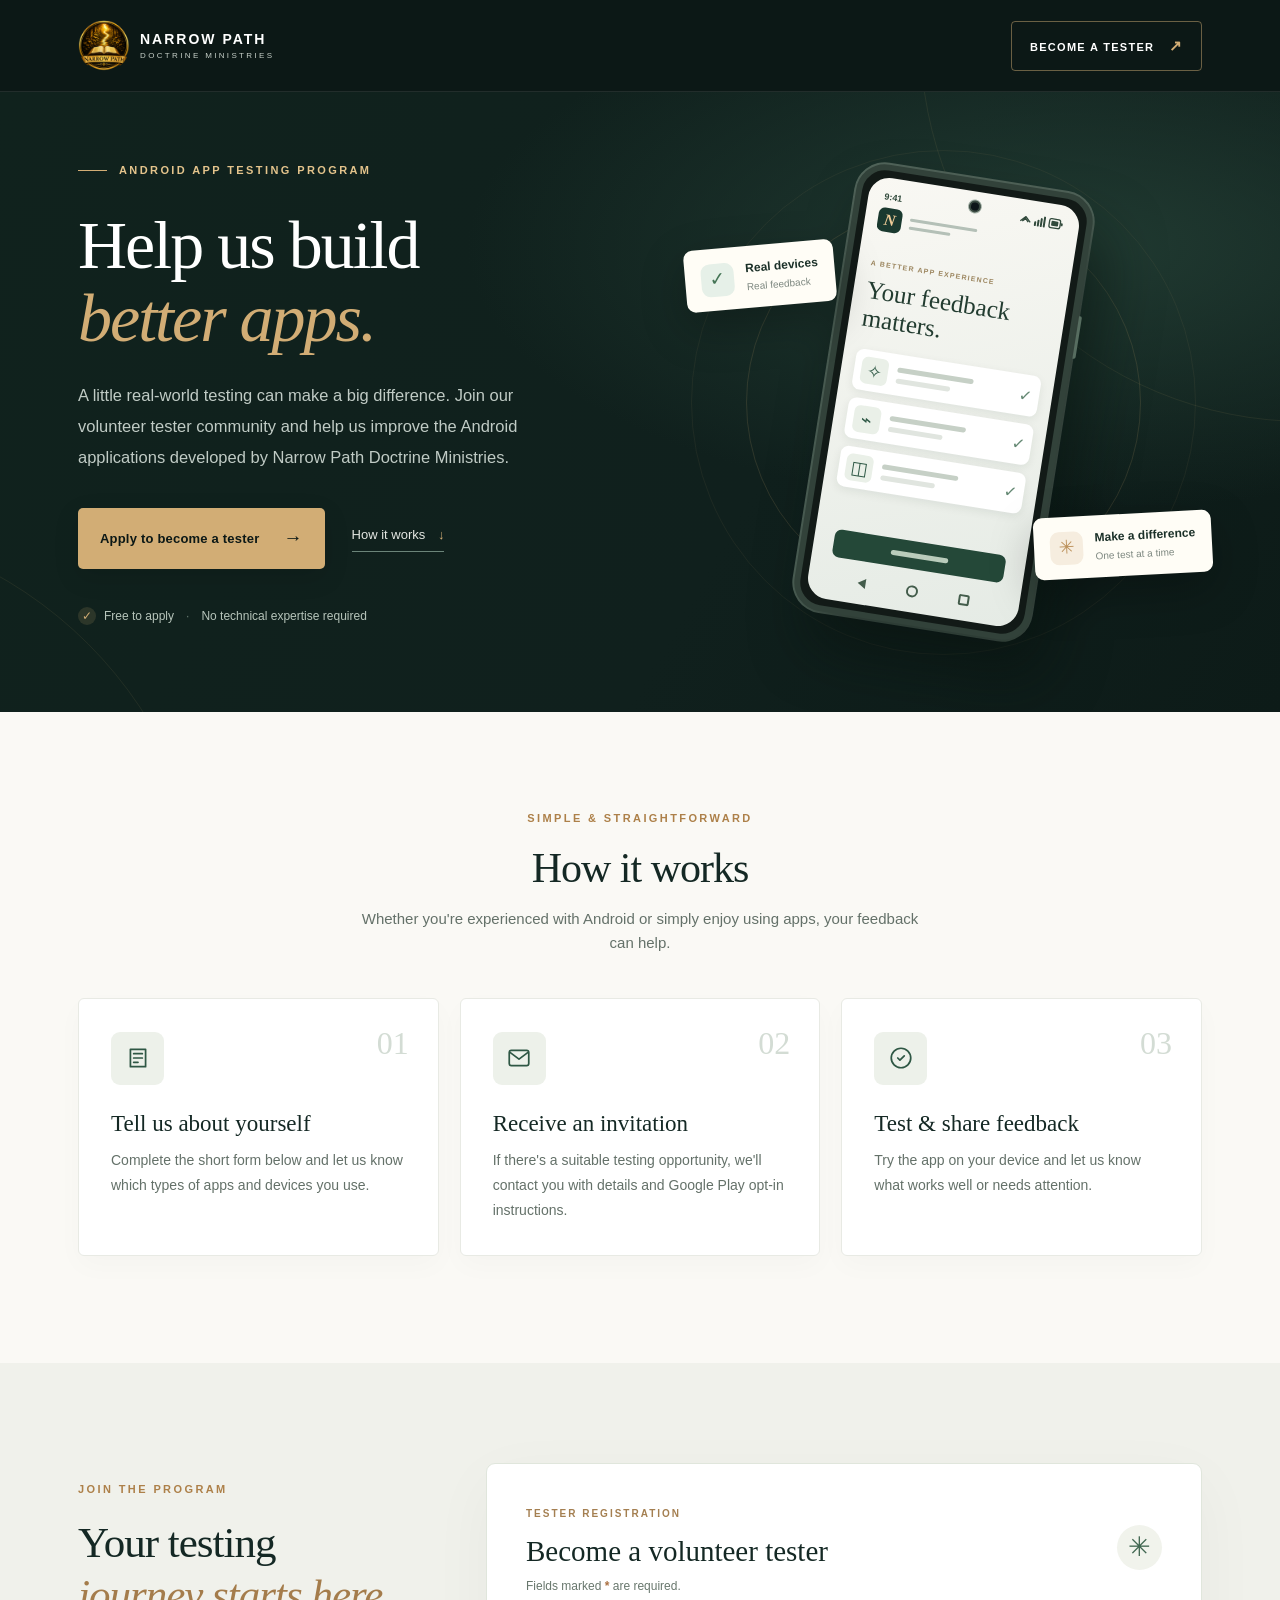
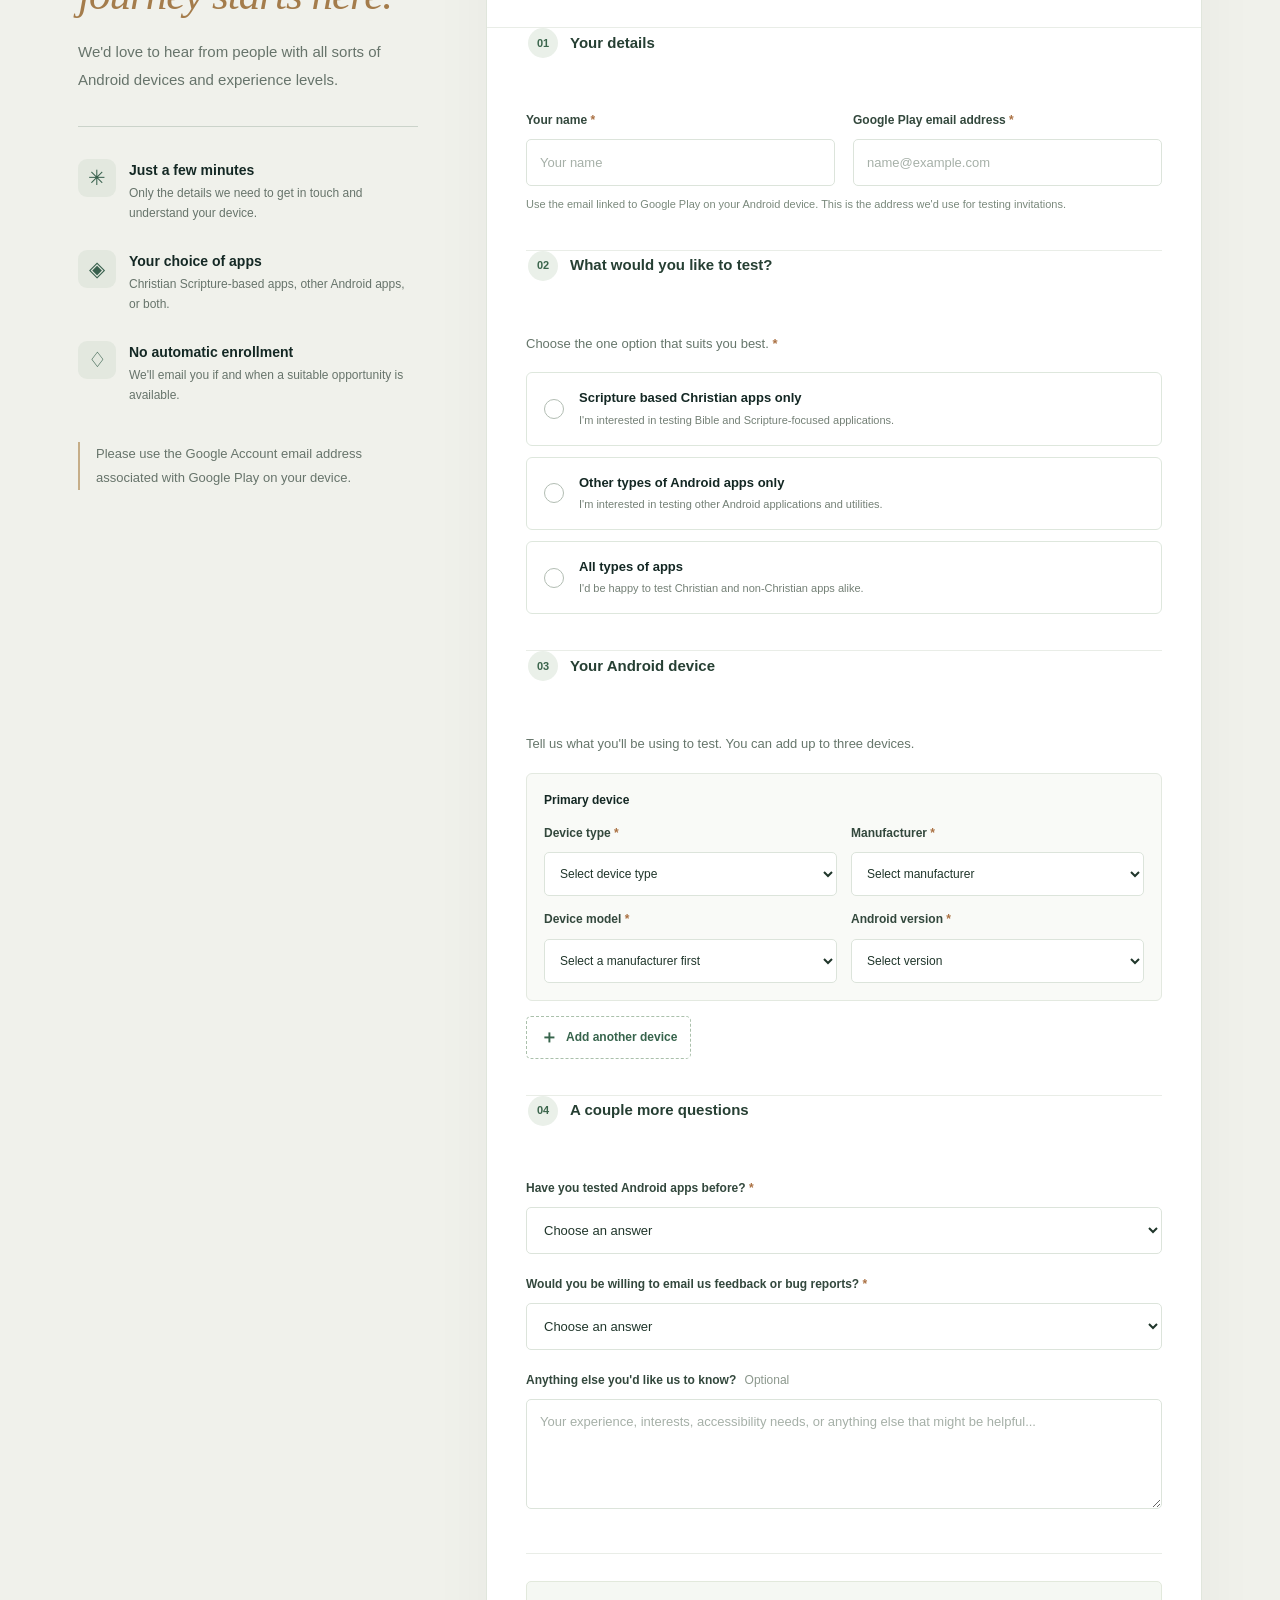
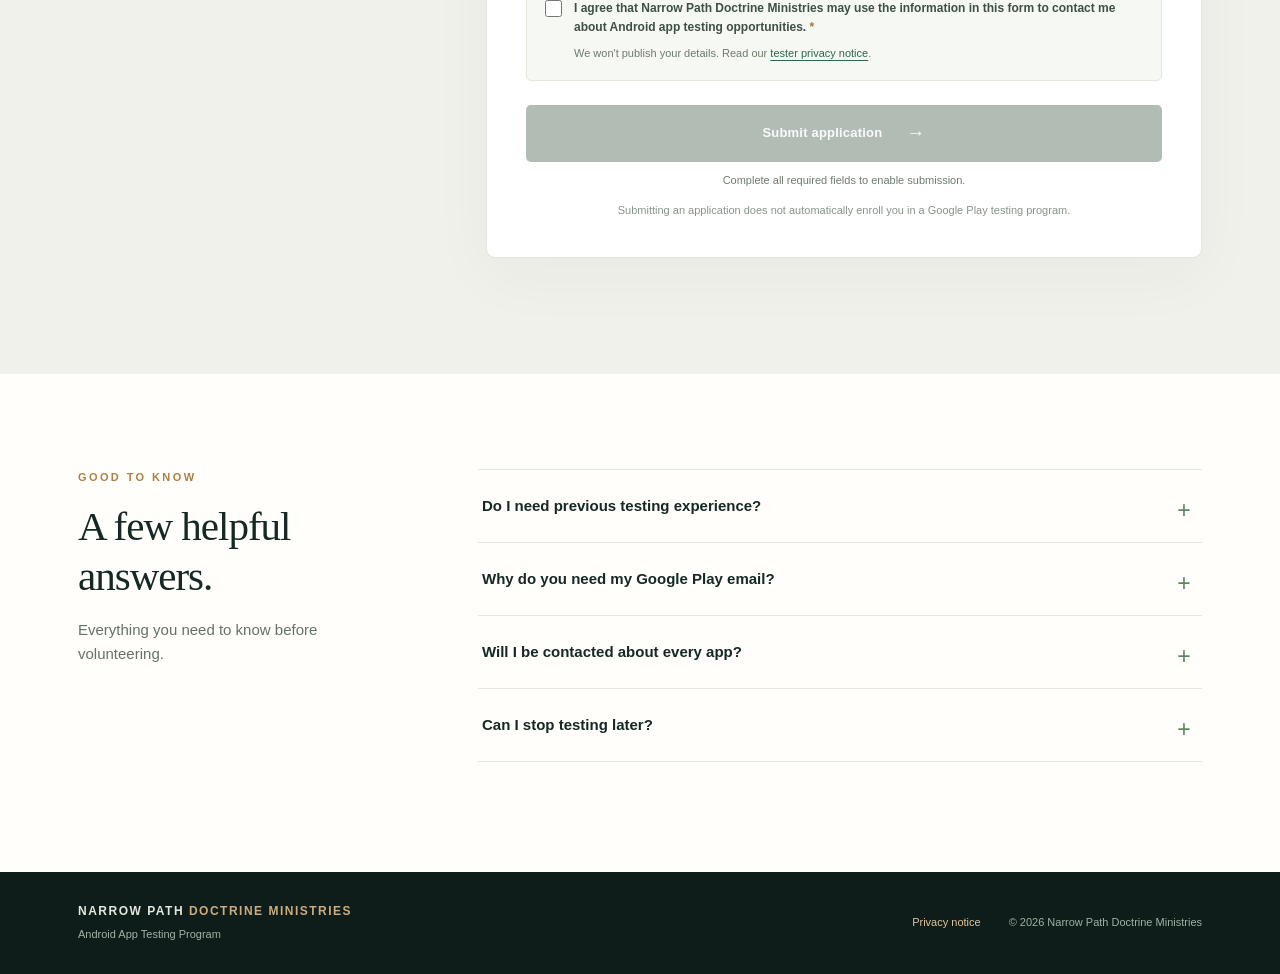
<file: index.html>
<!doctype html>
<html lang="en-US">
<head>
  <meta charset="utf-8">
  <meta name="viewport" content="width=device-width, initial-scale=1">
  <meta name="theme-color" content="#10201d">
  <meta name="description" content="Register your interest in testing Android applications developed by Narrow Path Doctrine Ministries.">
  <title>Become an App Tester | Narrow Path Doctrine Ministries</title>
  <link rel="stylesheet" href="styles.css?v=android-phone-1">
  <script src="config.js?v=20261014-forms1" defer></script>
  <script src="app.js?v=american-english-1" defer></script>
</head>
<body>
  <a class="skip-link" href="#main">Skip to main content</a>
  <header class="site-header">
    <div class="container nav-inner">
      <a href="index.html" class="brand" aria-label="Narrow Path Doctrine Ministries — home">
        <span class="brand-mark" aria-hidden="true"><img src="[data-uri]" alt=""></span><span class="brand-name"><strong>NARROW PATH</strong><small>DOCTRINE MINISTRIES</small></span>
      </a>
      <a class="header-cta" href="#apply">Become a tester <span aria-hidden="true">↗</span></a>
    </div>
  </header>

  <main id="main">
    <section class="hero">
      <div class="hero-decor decor-one" aria-hidden="true"></div>
      <div class="hero-decor decor-two" aria-hidden="true"></div>
      <div class="container hero-grid">
        <div class="hero-copy">
          <div class="eyebrow"><span class="eyebrow-line"></span> ANDROID APP TESTING PROGRAM</div>
          <h1>Help us build<br><em>better apps.</em></h1>
          <p class="hero-intro">A little real-world testing can make a big difference. Join our volunteer tester community and help us improve the Android applications developed by Narrow Path Doctrine Ministries.</p>
          <div class="hero-actions">
            <a class="button button-gold" href="#apply">Apply to become a tester <span aria-hidden="true">→</span></a>
            <a class="hero-secondary" href="#how-it-works">How it works <span aria-hidden="true">↓</span></a>
          </div>
          <div class="hero-footnote"><span class="check-circle" aria-hidden="true">✓</span> Free to apply <span class="dot">·</span> No technical expertise required</div>
        </div>
        <div class="hero-art" aria-hidden="true">
          <div class="art-ring art-ring-one"></div><div class="art-ring art-ring-two"></div>
          <div class="float-note note-top"><span class="note-icon">✓</span><span><b>Real devices</b><small>Real feedback</small></span></div>
          <div class="phone android-phone">
            <div class="android-camera"></div>
            <div class="phone-screen">
              <div class="android-status-bar">
                <span class="android-time">9:41</span>
                <span class="android-status-icons">
                  <svg viewBox="0 0 45 14" width="45" height="14" fill="none" aria-hidden="true">
                    <path d="M2 10 7 5l5 5M4 10l3-3 3 3" stroke="currentColor" stroke-width="1.3" stroke-linejoin="round"/>
                    <path d="M17 12V9m3 3V7m3 5V5m3 7V3" stroke="currentColor" stroke-width="2" stroke-linecap="round"/>
                    <rect x="31" y="3" width="11" height="9" rx="2" stroke="currentColor" stroke-width="1.3"/>
                    <rect x="42.5" y="6" width="2" height="3" rx=".6" fill="currentColor"/>
                    <rect x="33" y="5" width="7" height="5" rx="1" fill="currentColor"/>
                  </svg>
                </span>
              </div>
              <div class="screen-top"><span class="screen-mini-logo">N</span><span class="screen-top-lines"><i></i><i></i></span></div>
              <div class="screen-greeting">A BETTER APP EXPERIENCE</div>
              <div class="screen-heading">Your feedback<br>matters.</div>
              <div class="screen-feature"><div class="screen-feature-icon">✧</div><div><i></i><i></i></div><span class="screen-check">✓</span></div>
              <div class="screen-feature"><div class="screen-feature-icon">⌁</div><div><i></i><i></i></div><span class="screen-check">✓</span></div>
              <div class="screen-feature"><div class="screen-feature-icon">◫</div><div><i></i><i></i></div><span class="screen-check">✓</span></div>
              <div class="screen-bar"><span></span></div>
              <div class="android-system-navigation" aria-hidden="true">
                <span class="android-nav-back"></span>
                <span class="android-nav-home"></span>
                <span class="android-nav-recent"></span>
              </div>
            </div>
          </div>
          <div class="float-note note-bottom"><span class="sparkle-icon">✳</span><span><b>Make a difference</b><small>One test at a time</small></span></div>
        </div>
      </div>
    </section>

    <section class="intro-section" id="how-it-works">
      <div class="container">
        <div class="section-head section-head-centre">
          <span class="section-kicker">SIMPLE & STRAIGHTFORWARD</span>
          <h2>How it works</h2>
          <p>Whether you're experienced with Android or simply enjoy using apps, your feedback can help.</p>
        </div>
        <div class="step-grid">
          <article class="step-card"><div class="step-number">01</div><div class="step-icon" aria-hidden="true"><svg viewBox="0 0 24 24" fill="none" stroke="currentColor" stroke-width="1.6" stroke-linecap="round" stroke-linejoin="round"><path d="M5 4h14v16H5zM8 8h8M8 12h8M8 16h4"/></svg></div><h3>Tell us about yourself</h3><p>Complete the short form below and let us know which types of apps and devices you use.</p></article>
          <article class="step-card"><div class="step-number">02</div><div class="step-icon" aria-hidden="true"><svg viewBox="0 0 24 24" fill="none" stroke="currentColor" stroke-width="1.6" stroke-linecap="round" stroke-linejoin="round"><rect x="3" y="5" width="18" height="14" rx="2"/><path d="m4 7 8 6 8-6"/></svg></div><h3>Receive an invitation</h3><p>If there's a suitable testing opportunity, we'll contact you with details and Google Play opt-in instructions.</p></article>
          <article class="step-card"><div class="step-number">03</div><div class="step-icon" aria-hidden="true"><svg viewBox="0 0 24 24" fill="none" stroke="currentColor" stroke-width="1.6" stroke-linecap="round" stroke-linejoin="round"><path d="m9 12 2 2 4-4"/><circle cx="12" cy="12" r="9"/></svg></div><h3>Test & share feedback</h3><p>Try the app on your device and let us know what works well or needs attention.</p></article>
        </div>
      </div>
    </section>

    <section class="application-section" id="apply">
      <div class="container application-layout">
        <aside class="application-sidebar">
          <div class="section-kicker">JOIN THE PROGRAM</div>
          <h2>Your testing<br><em>journey starts here.</em></h2>
          <p>We'd love to hear from people with all sorts of Android devices and experience levels.</p>
          <div class="side-rule"></div>
          <div class="side-callout"><span class="side-callout-icon" aria-hidden="true">✳</span><div><strong>Just a few minutes</strong><span>Only the details we need to get in touch and understand your device.</span></div></div>
          <div class="side-callout"><span class="side-callout-icon" aria-hidden="true">◈</span><div><strong>Your choice of apps</strong><span>Christian Scripture-based apps, other Android apps, or both.</span></div></div>
          <div class="side-callout"><span class="side-callout-icon" aria-hidden="true">♢</span><div><strong>No automatic enrollment</strong><span>We'll email you if and when a suitable opportunity is available.</span></div></div>
          <p class="side-small">Please use the Google Account email address associated with Google Play on your device.</p>
        </aside>
        <div class="form-card">
          <div class="form-header"><div><span class="form-meta">TESTER REGISTRATION</span><h3>Become a volunteer tester</h3><p>Fields marked <span class="required-indicator">*</span> are required.</p></div><div class="form-mark" aria-hidden="true">✳</div></div>
          <div id="demo-notice" class="demo-notice" role="note" hidden><strong>Preview mode:</strong> This design is ready to review. Submissions will not be sent until the email form and privacy contact are configured.</div>
          <form id="tester-form" action="https://formspree.io/f/xyeknaww" method="POST">
            <input type="hidden" name="_subject" value="New Android App Tester Application — Narrow Path Doctrine Ministries">
            <fieldset class="form-section">
              <legend><span class="form-section-number">01</span> Your details</legend>
              <div class="field-grid"><div class="field"><label for="tester-name">Your name <span class="required-indicator">*</span></label><input id="tester-name" name="name" type="text" placeholder="Your name" autocomplete="name" maxlength="100" required></div><div class="field"><label for="tester-email">Google Play email address <span class="required-indicator">*</span></label><input id="tester-email" name="email" type="email" placeholder="name@example.com" autocomplete="email" maxlength="254" required></div></div>
              <p class="field-hint">Use the email linked to Google Play on your Android device. This is the address we'd use for testing invitations.</p>
            </fieldset>
            <fieldset class="form-section">
              <legend><span class="form-section-number">02</span> What would you like to test?</legend>
              <p class="field-intro">Choose the one option that suits you best. <span class="required-indicator">*</span></p>
              <div class="interest-options">
                <label class="interest-option"><input type="radio" name="app_interest" value="Scripture based Christian apps only" required><span class="radio-art" aria-hidden="true"></span><span class="option-text"><strong>Scripture based Christian apps only</strong><small>I'm interested in testing Bible and Scripture-focused applications.</small></span></label>
                <label class="interest-option"><input type="radio" name="app_interest" value="Other types of Android apps only"><span class="radio-art" aria-hidden="true"></span><span class="option-text"><strong>Other types of Android apps only</strong><small>I'm interested in testing other Android applications and utilities.</small></span></label>
                <label class="interest-option"><input type="radio" name="app_interest" value="All types of apps"><span class="radio-art" aria-hidden="true"></span><span class="option-text"><strong>All types of apps</strong><small>I'd be happy to test Christian and non-Christian apps alike.</small></span></label>
              </div>
            </fieldset>
            <fieldset class="form-section">
              <legend><span class="form-section-number">03</span> Your Android device</legend>
              <p class="field-intro">Tell us what you'll be using to test. You can add up to three devices.</p>
              <div id="devices" class="devices"></div>
              <button type="button" class="add-device" id="add-device"><span aria-hidden="true">＋</span> Add another device</button>
            </fieldset>
            <fieldset class="form-section">
              <legend><span class="form-section-number">04</span> A couple more questions</legend>
              <div class="field"><label for="testing-experience">Have you tested Android apps before? <span class="required-indicator">*</span></label><select id="testing-experience" name="testing_experience" required><option value="" selected disabled>Choose an answer</option><option>I'm completely new to app testing</option><option>I've tested an app once or twice</option><option>I've tested several apps before</option><option>I test apps regularly</option></select></div>
              <div class="field field-spaced"><label for="feedback">Would you be willing to email us feedback or bug reports? <span class="required-indicator">*</span></label><select id="feedback" name="willing_to_send_feedback" required><option value="" selected disabled>Choose an answer</option><option>Yes</option><option>Maybe, depending on the app</option><option>No</option></select></div>
              <div class="field field-spaced"><label for="comments">Anything else you'd like us to know? <span class="optional">Optional</span></label><textarea id="comments" name="comments" rows="4" maxlength="1500" placeholder="Your experience, interests, accessibility needs, or anything else that might be helpful..."></textarea></div>
            </fieldset>
            <div class="privacy-accept"><label class="consent-row"><input type="checkbox" name="contact_consent" value="I agree" required><span>I agree that Narrow Path Doctrine Ministries may use the information in this form to contact me about Android app testing opportunities. <span class="required-indicator">*</span></span></label><p>We won't publish your details. Read our <a href="privacy.html">tester privacy notice</a>.</p></div>
            <div id="form-feedback" class="form-feedback" role="status" aria-live="polite" tabindex="-1"></div>
            <button class="button submit-button" type="submit" id="submit-button" disabled>Submit application <span aria-hidden="true">→</span></button>
            <p id="submit-ready-note" class="submit-ready-note" aria-live="polite">Complete all required fields to enable submission.</p>
            <p class="submission-note">Submitting an application does not automatically enroll you in a Google Play testing program.</p>
          </form>
        </div>
      </div>
    </section>

    <section class="faq-section">
      <div class="container faq-layout"><div><div class="section-kicker">GOOD TO KNOW</div><h2>A few helpful<br>answers.</h2><p>Everything you need to know before volunteering.</p></div><div class="faq-list">
        <details><summary>Do I need previous testing experience?<span aria-hidden="true">+</span></summary><p>No. People who use Android apps every day can spot issues that developers may miss. All experience levels are welcome.</p></details>
        <details><summary>Why do you need my Google Play email?<span aria-hidden="true">+</span></summary><p>For Google Play testing tracks, we may need the Google Account associated with your device to include you on a tester list. Your application alone doesn't add you to any testing track.</p></details>
        <details><summary>Will I be contacted about every app?<span aria-hidden="true">+</span></summary><p>Not necessarily. We'll consider your app-type preference and devices when contacting people about relevant tests.</p></details>
        <details><summary>Can I stop testing later?<span aria-hidden="true">+</span></summary><p>Yes. Testing is voluntary. You can decline invitations, leave a Google Play test, or ask to be removed from the invitation list.</p></details>
      </div></div>
    </section>
  </main>
  <footer class="site-footer"><div class="container footer-inner"><div class="footer-brand">NARROW PATH <span>DOCTRINE MINISTRIES</span><small>Android App Testing Program</small></div><div class="footer-right"><a href="privacy.html">Privacy notice</a><span>© <span id="year"></span> Narrow Path Doctrine Ministries</span></div></div></footer>
</body>
</html>
</file>
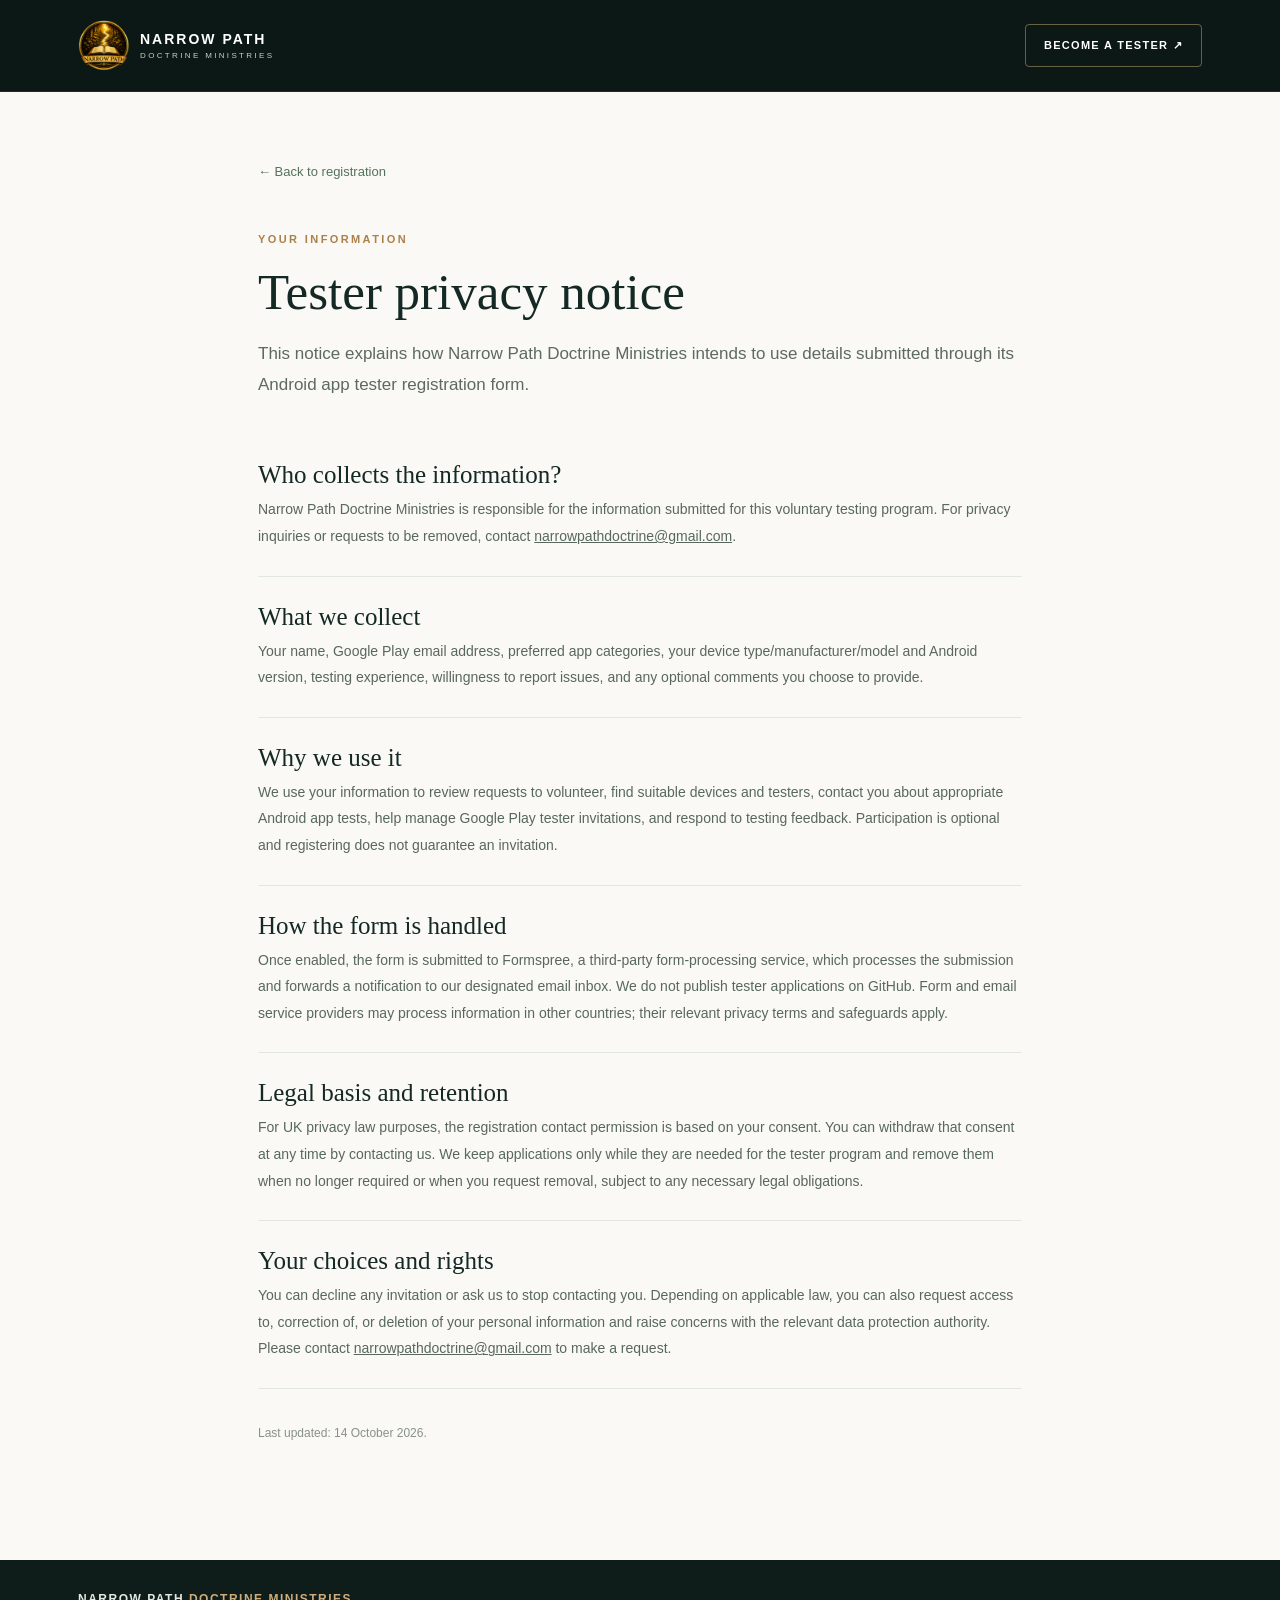
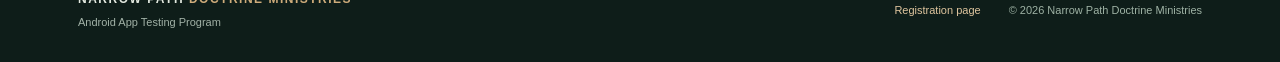
<file: privacy.html>
<!doctype html>
<html lang="en-US">
<head><meta charset="utf-8"><meta name="viewport" content="width=device-width, initial-scale=1"><meta name="theme-color" content="#10201d"><title>Tester Privacy Notice | Narrow Path Doctrine Ministries</title><link rel="stylesheet" href="styles.css?v=header-logo-2"><script src="config.js" defer></script><script src="app.js?v=american-english-1" defer></script></head>
<body class="privacy-page"><a class="skip-link" href="#main">Skip to main content</a><header class="site-header"><div class="container nav-inner"><a href="index.html" class="brand"><span class="brand-mark" aria-hidden="true"><img src="[data-uri]" alt=""></span><span class="brand-name"><strong>NARROW PATH</strong><small>DOCTRINE MINISTRIES</small></span></a><a class="header-cta" href="index.html#apply">Become a tester ↗</a></div></header>
<main id="main" class="privacy-main"><div class="container privacy-container"><a class="back-link" href="index.html">← Back to registration</a><div class="section-kicker">YOUR INFORMATION</div><h1>Tester privacy notice</h1><p class="privacy-lede">This notice explains how Narrow Path Doctrine Ministries intends to use details submitted through its Android app tester registration form.</p>
<div class="privacy-warning" id="privacy-warning"><strong>Registration is not yet active:</strong> Please return to the registration page when submissions become available.</div>
<section><h2>Who collects the information?</h2><p>Narrow Path Doctrine Ministries is responsible for the information submitted for this voluntary testing program. For privacy inquiries or requests to be removed, contact <span class="privacy-email">[Contact email to be added before launch]</span>.</p></section>
<section><h2>What we collect</h2><p>Your name, Google Play email address, preferred app categories, your device type/manufacturer/model and Android version, testing experience, willingness to report issues, and any optional comments you choose to provide.</p></section>
<section><h2>Why we use it</h2><p>We use your information to review requests to volunteer, find suitable devices and testers, contact you about appropriate Android app tests, help manage Google Play tester invitations, and respond to testing feedback. Participation is optional and registering does not guarantee an invitation.</p></section>
<section><h2>How the form is handled</h2><p>Once enabled, the form is submitted to Formspree, a third-party form-processing service, which processes the submission and forwards a notification to our designated email inbox. We do not publish tester applications on GitHub. Form and email service providers may process information in other countries; their relevant privacy terms and safeguards apply.</p></section>
<section><h2>Legal basis and retention</h2><p>For UK privacy law purposes, the registration contact permission is based on your consent. You can withdraw that consent at any time by contacting us. We keep applications only while they are needed for the tester program and remove them when no longer required or when you request removal, subject to any necessary legal obligations.</p></section>
<section><h2>Your choices and rights</h2><p>You can decline any invitation or ask us to stop contacting you. Depending on applicable law, you can also request access to, correction of, or deletion of your personal information and raise concerns with the relevant data protection authority. Please contact <span class="privacy-email">[Contact email to be added before launch]</span> to make a request.</p></section>
<p class="privacy-bottom">Last updated: 14 October 2026.</p></div></main>
<footer class="site-footer"><div class="container footer-inner"><div class="footer-brand">NARROW PATH <span>DOCTRINE MINISTRIES</span><small>Android App Testing Program</small></div><div class="footer-right"><a href="index.html">Registration page</a><span>© <span id="year"></span> Narrow Path Doctrine Ministries</span></div></div></footer></body></html>
</file>
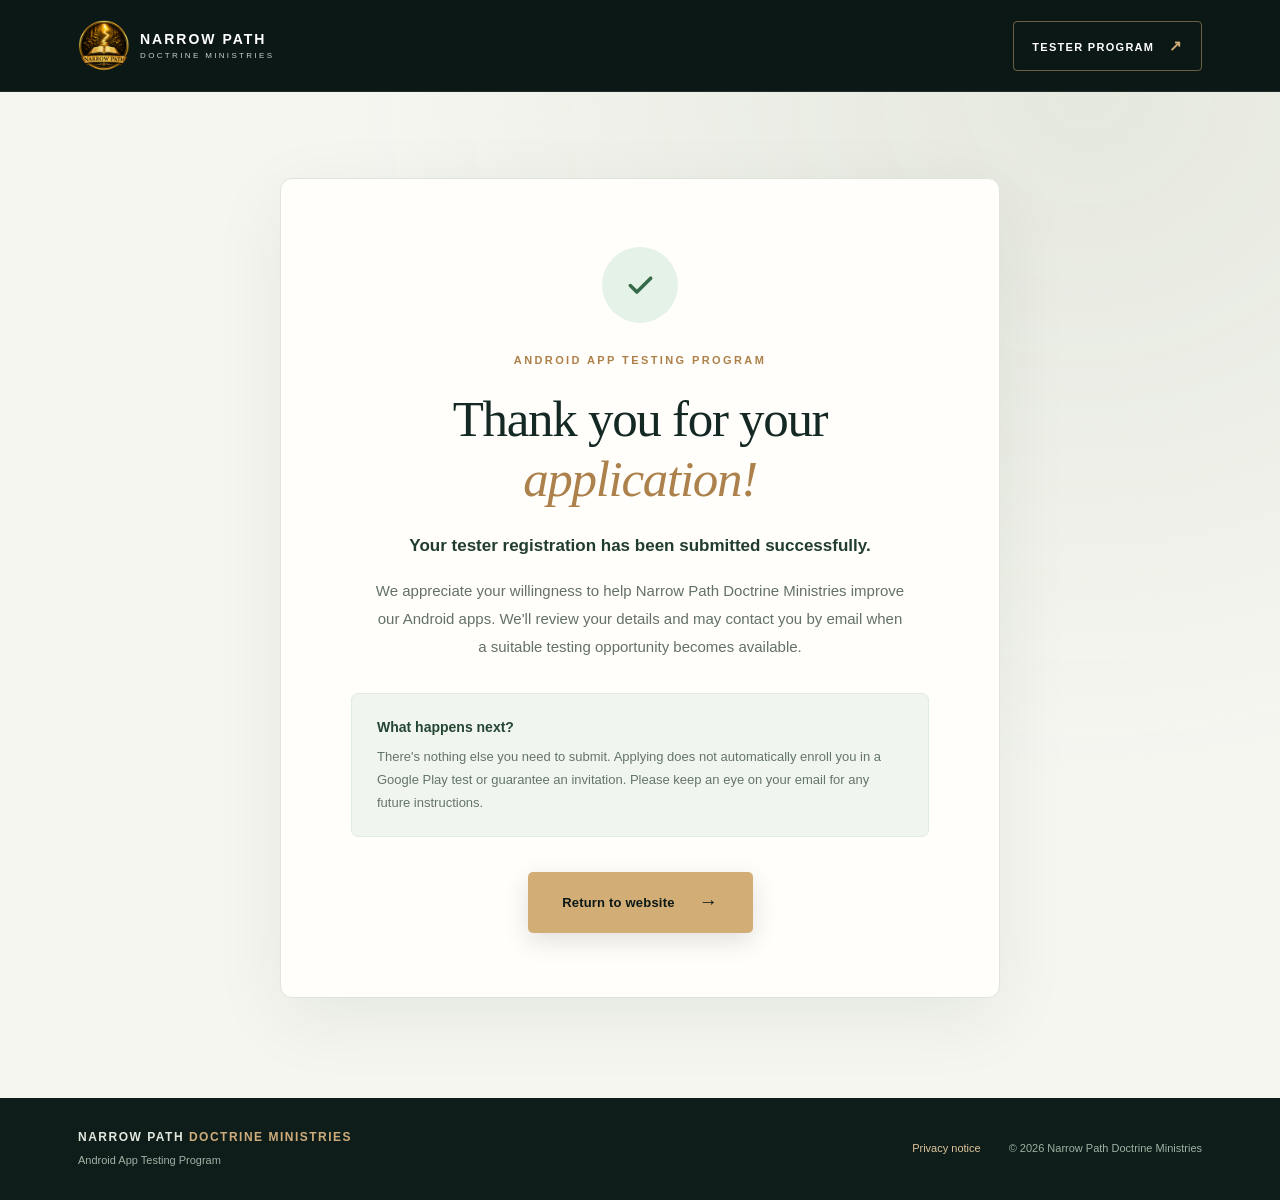
<file: thank-you.html>
<!doctype html>
<html lang="en-US">
<head>
  <meta charset="utf-8">
  <meta name="viewport" content="width=device-width, initial-scale=1">
  <meta name="theme-color" content="#10201d">
  <meta name="description" content="Thank you for volunteering to test Android apps for Narrow Path Doctrine Ministries.">
  <title>Application Received | Narrow Path Doctrine Ministries</title>
  <link rel="stylesheet" href="styles.css?v=thank-you-1">
</head>
<body class="thanks-page">
  <a class="skip-link" href="#main">Skip to main content</a>
  <header class="site-header">
    <div class="container nav-inner">
      <a href="index.html" class="brand" aria-label="Narrow Path Doctrine Ministries — home">
        <span class="brand-mark" aria-hidden="true"><img src="[data-uri]" alt=""></span><span class="brand-name"><strong>NARROW PATH</strong><small>DOCTRINE MINISTRIES</small></span>
      </a>
      <a class="header-cta" href="index.html">Tester program <span aria-hidden="true">↗</span></a>
    </div>
  </header>
  <main id="main" class="thanks-main">
    <div class="container">
      <section class="thanks-card" aria-labelledby="thanks-title">
        <span class="thanks-check" aria-hidden="true">
          <svg viewBox="0 0 24 24" fill="none" stroke="currentColor" stroke-width="2.4" stroke-linecap="round" stroke-linejoin="round">
            <path d="m5 12 4.5 4.5L19 7"/>
          </svg>
        </span>
        <div class="section-kicker">ANDROID APP TESTING PROGRAM</div>
        <h1 id="thanks-title">Thank you for your<br><em>application!</em></h1>
        <p class="thanks-lead">Your tester registration has been submitted successfully.</p>
        <p>We appreciate your willingness to help Narrow Path Doctrine Ministries improve our Android apps. We'll review your details and may contact you by email when a suitable testing opportunity becomes available.</p>
        <div class="thanks-note">
          <strong>What happens next?</strong>
          <span>There's nothing else you need to submit. Applying does not automatically enroll you in a Google Play test or guarantee an invitation. Please keep an eye on your email for any future instructions.</span>
        </div>
        <a class="button button-gold thanks-home" href="index.html">Return to website <span aria-hidden="true">→</span></a>
      </section>
    </div>
  </main>
  <footer class="site-footer">
    <div class="container footer-inner">
      <div class="footer-brand">NARROW PATH <span>DOCTRINE MINISTRIES</span><small>Android App Testing Program</small></div>
      <div class="footer-right"><a href="privacy.html">Privacy notice</a><span>© <span id="year">2026</span> Narrow Path Doctrine Ministries</span></div>
    </div>
  </footer>
  <script>document.getElementById('year').textContent = String(new Date().getFullYear());</script>
</body>
</html>
</file>
<file: styles.css>
:root{--ink:#142824;--forest:#10201d;--forest2:#172d27;--deep:#0c1816;--gold:#d2ad75;--gold-dark:#ae8147;--cream:#f8f6f1;--paper:#fffefa;--body:#4a5651;--muted:#728078;--border:#e5e7e1;--display:Georgia,'Times New Roman',serif;--sans:Inter,'Segoe UI',-apple-system,BlinkMacSystemFont,Arial,sans-serif}
*{box-sizing:border-box}html{scroll-behavior:smooth;scroll-padding-top:96px}body{margin:0;background:var(--cream);color:var(--ink);font:16px/1.6 var(--sans);-webkit-font-smoothing:antialiased}a{color:inherit}button,input,textarea,select{font:inherit}button{cursor:pointer}a:focus-visible,button:focus-visible,input:focus-visible,select:focus-visible,textarea:focus-visible,summary:focus-visible{outline:3px solid var(--gold-dark);outline-offset:3px}.container{max-width:1180px;margin:0 auto;padding:0 28px}.skip-link{position:absolute;z-index:1000;top:-70px;left:20px;padding:12px 20px;background:white;color:black}.skip-link:focus{top:12px}
.site-header{background:var(--deep);color:#fff;position:relative;z-index:10;border-bottom:1px solid rgba(255,255,255,.09)}.nav-inner{display:flex;justify-content:space-between;align-items:center;min-height:91px;gap:20px}.brand{display:flex;align-items:center;gap:10px;text-decoration:none;min-width:0}.brand-mark{display:block;flex:0 0 52px;width:52px;height:52px;min-width:52px;max-width:52px;overflow:hidden;line-height:0}.brand-mark svg{width:100%;height:100%}.brand-name{display:flex;flex-direction:column;justify-content:center;line-height:1.15;letter-spacing:2px;min-width:0}.brand-name strong{font-size:14px;font-weight:750;white-space:nowrap}.brand-name small{color:#c7d0c9;font-size:8px;letter-spacing:2.35px;margin-top:4px;white-space:nowrap}.header-cta{text-decoration:none;text-transform:uppercase;font-size:11px;font-weight:800;letter-spacing:1.3px;border:1px solid rgba(210,173,117,.48);padding:12px 18px;border-radius:4px;transition:background .2s}.header-cta:hover{background:rgba(210,173,117,.12)}.header-cta span{font-size:15px;margin-left:10px;color:var(--gold)}
.hero{background:radial-gradient(ellipse at 84% 25%,#213b32 0,transparent 40%),linear-gradient(120deg,#10221d,#10201d 60%,#0d1b18);color:#fff;min-height:580px;position:relative;overflow:hidden}.hero-decor{position:absolute;border:1px solid rgba(210,173,117,.09);border-radius:50%;pointer-events:none}.decor-one{width:830px;height:830px;left:-620px;bottom:-640px}.decor-two{width:770px;height:770px;right:-410px;top:-440px}.hero-grid{min-height:580px;display:grid;grid-template-columns:1.05fr .95fr;align-items:center;gap:36px}.hero-copy{padding:70px 0 86px;position:relative;z-index:1}.eyebrow,.section-kicker{color:#ad8049;text-transform:uppercase;font-size:11px;font-weight:800;letter-spacing:2.4px}.eyebrow{color:#e4c48c;display:flex;align-items:center;gap:12px}.eyebrow-line{width:29px;height:1px;background:var(--gold)}.hero h1{font:normal 68px/1.08 var(--display);letter-spacing:-2px;margin:29px 0 25px}.hero h1 em,.application-sidebar h2 em{font-weight:normal;color:var(--gold)}.hero-intro{font-size:16.5px;line-height:1.85;color:#c0cbc5;max-width:490px;margin:0}.hero-actions{display:flex;align-items:center;gap:27px;margin-top:36px;flex-wrap:wrap}.button{display:inline-flex;align-items:center;justify-content:center;gap:24px;font-size:13px;font-weight:800;letter-spacing:.2px;border-radius:5px;text-decoration:none;border:0;transition:transform .2s,box-shadow .2s,background .2s;line-height:1.2}.button:hover{transform:translateY(-2px)}.button-gold{background:var(--gold);color:var(--deep);padding:19px 22px;box-shadow:0 8px 26px rgba(0,0,0,.12)}.button-gold:hover{background:#e3bf86}.button span{font-size:19px;font-weight:400}.hero-secondary{font-size:13px;color:#e5e8e3;text-decoration:none;border-bottom:1px solid #6b8479;padding-bottom:5px}.hero-secondary span{color:var(--gold);margin-left:9px}.hero-footnote{font-size:12px;color:#b7c5bb;margin-top:38px;display:flex;align-items:center;gap:8px;flex-wrap:wrap}.check-circle{width:18px;height:18px;border-radius:50%;background:rgba(210,173,117,.15);color:var(--gold);display:inline-grid;place-items:center;font-size:12px}.hero-footnote .dot{padding:0 4px;color:#64786e}
.hero-art{height:530px;position:relative;display:flex;align-items:center;justify-content:center}.art-ring{position:absolute;border:1px solid rgba(211,173,116,.15);border-radius:50%}.art-ring-one{width:395px;height:395px}.art-ring-two{width:505px;height:505px;border-color:rgba(211,173,116,.07)}.phone{position:relative;width:239px;height:452px;background:#0a1412;border:6px solid #26332d;border-radius:36px;box-shadow:20px 35px 55px #07110e88,0 0 0 2px #4d5d50;transform:rotate(9deg);z-index:2;padding:12px 11px}.phone-top{position:absolute;left:50%;top:8px;transform:translateX(-50%);width:75px;height:14px;border-radius:0 0 10px 10px;background:#0a1412;z-index:3}.phone-screen{height:100%;background:linear-gradient(#f9f8f2,#e5e9e2);border-radius:24px;padding:24px 15px 15px;overflow:hidden}.screen-top{display:flex;align-items:center;gap:8px}.screen-mini-logo{width:24px;height:24px;background:#1a392f;border-radius:6px;color:#eecb97;display:grid;place-items:center;font:italic bold 16px var(--display)}.screen-top-lines{display:flex;flex-direction:column;gap:5px}.screen-top-lines i{height:3px;width:68px;background:#b4c0b7;border-radius:10px}.screen-top-lines i+i{width:42px}.screen-greeting{font-size:7px;letter-spacing:1.2px;font-weight:800;color:#9b855e;margin-top:36px}.screen-heading{font:25px/1.1 var(--display);color:#223c30;margin:9px 0 28px}.screen-feature{display:flex;align-items:center;gap:9px;padding:9px 7px;background:#fff;border-radius:8px;margin:10px 0;box-shadow:0 3px 10px #12271a13}.screen-feature-icon{width:27px;height:27px;border-radius:6px;background:#eaf0e8;display:grid;place-items:center;color:#2e5845;font-size:18px}.screen-feature>div:nth-child(2){display:flex;flex-direction:column;gap:6px}.screen-feature i{display:block;width:77px;height:5px;background:#c6d0c6;border-radius:5px}.screen-feature i+i{width:55px;background:#e0e5df}.screen-check{margin-left:auto;color:#648873;font-size:16px}.screen-bar{position:absolute;bottom:47px;left:26px;right:26px;height:28px;background:#244838;border-radius:7px;display:grid;place-items:center}.screen-bar span{height:5px;width:58px;background:#b9ccbb;border-radius:6px}.phone-home{width:55px;height:3px;border-radius:2px;background:#47574f;position:absolute;bottom:6px;left:50%;transform:translateX(-50%)}.float-note{display:flex;align-items:center;gap:12px;padding:13px 16px;border-radius:9px;background:#fffdf6;color:#1b3028;box-shadow:0 16px 45px #0004;position:absolute;z-index:4}.float-note b{display:block;font-size:12px;white-space:nowrap}.float-note small{display:block;font-size:10px;color:#7e8880;margin-top:1px}.note-top{top:108px;left:0;transform:rotate(-5deg)}.note-bottom{right:-10px;bottom:91px;transform:rotate(-3deg)}.note-icon,.sparkle-icon{width:33px;height:33px;border-radius:9px;display:grid;place-items:center;background:#e6f0e8;color:#447455;font-size:19px}.sparkle-icon{background:#f6eddf;color:#bc915b}
.intro-section{padding:92px 0 107px;background:#faf9f5}.section-head-centre{text-align:center}.section-head h2,.faq-layout h2{font:normal 42px/1.2 var(--display);letter-spacing:-1px;margin:13px 0 14px}.section-head p,.faq-layout>div:first-child>p{margin:0 auto;max-width:580px;color:#647169;font-size:15px}.step-grid{display:grid;grid-template-columns:repeat(3,1fr);gap:21px;margin-top:43px}.step-card{background:#fff;border:1px solid #e8eae4;padding:33px 32px 32px;position:relative;border-radius:6px;box-shadow:0 10px 28px #23362b06}.step-number{position:absolute;right:29px;top:26px;color:#d3dcd4;font:32px var(--display)}.step-icon{width:53px;height:53px;background:#edf1ea;color:#2e5744;border-radius:9px;display:grid;place-items:center}.step-icon svg{width:26px;height:26px}.step-card h3{font:normal 23px/1.3 var(--display);margin:24px 0 9px}.step-card p{font-size:14px;line-height:1.8;color:#647169;margin:0}
.application-section{background:#f0f1eb;padding:100px 0 116px}.application-layout{display:grid;grid-template-columns:340px minmax(0,1fr);gap:68px;align-items:start}.application-sidebar{position:sticky;top:42px;padding-top:18px}.application-sidebar h2{font:normal 43px/1.2 var(--display);letter-spacing:-1px;margin:18px 0}.application-sidebar h2 em{color:#a47c4b}.application-sidebar>p{font-size:15px;line-height:1.85;color:#67746b;margin:0}.side-rule{height:1px;background:#cbd3ca;margin:32px 0}.side-callout{display:flex;gap:13px;align-items:flex-start;margin:0 0 26px}.side-callout-icon{width:38px;height:38px;flex:0 0 38px;background:#e3e8df;border-radius:9px;display:grid;place-items:center;color:#38604d;font-size:21px}.side-callout strong{font-size:14px;display:block;margin:0 0 3px}.side-callout span:last-child{font-size:12px;line-height:1.65;color:#67746b;display:block}.application-sidebar .side-small{margin-top:36px;padding-left:16px;border-left:2px solid #c6ae88;font-size:13px}.form-card{background:#fff;border:1px solid #e0e6dc;box-shadow:0 18px 65px #142a1f0a;border-radius:9px;overflow:hidden}.form-header{display:flex;justify-content:space-between;align-items:center;padding:35px 39px 31px;border-bottom:1px solid #e9ede7;gap:15px}.form-meta{font-size:10px;color:#a47f51;letter-spacing:2px;font-weight:800}.form-header h3{font:normal 29px/1.3 var(--display);margin:8px 0 6px}.form-header p{font-size:12px;color:#68776d;margin:0}.required-indicator{color:#aa7042;font-weight:800}.form-mark{font-size:27px;display:grid;place-items:center;background:#f1f3ec;color:#416751;width:45px;height:45px;border-radius:50%;flex-shrink:0}.demo-notice{margin:26px 39px 0;background:#fff7e8;border:1px solid #ead5a9;border-radius:5px;color:#775c2f;font-size:12px;line-height:1.6;padding:13px 16px}.demo-notice[hidden]{display:none}#tester-form{padding:0 39px 37px}.form-section{border:0;border-bottom:1px solid #e9ede7;margin:0;padding:31px 0 36px;min-width:0}.form-section legend{width:100%;display:flex;align-items:center;gap:12px;font-size:15px;font-weight:800;line-height:1.5;margin:0 0 22px;color:#263f33}.form-section-number{display:grid;place-items:center;width:30px;height:30px;border-radius:50%;background:#eaf0e9;color:#3b654c;font-weight:750;font-size:11px;flex:0 0 30px}.field-grid{display:grid;grid-template-columns:1fr 1fr;gap:18px}.field label,.device-field label{display:block;font-size:12px;font-weight:700;color:#33483d;margin-bottom:9px}.field input,.field select,.field textarea,.device-field input,.device-field select{width:100%;border:1px solid #dce4db;background:#fff;color:#20362b;border-radius:5px;padding:13px 13px;font-size:13px;line-height:1.4;min-height:47px;outline-offset:1px;transition:border-color .2s,box-shadow .2s}.field input:focus,.field select:focus,.field textarea:focus,.device-field input:focus,.device-field select:focus{border-color:#799c7a;box-shadow:0 0 0 3px #7a9c7a25;outline:none}.field input::placeholder,.field textarea::placeholder,.device-field input::placeholder{color:#a6b0a8}.field textarea{resize:vertical;min-height:110px}.field-hint{font-size:11px;color:#7a897c;margin:10px 0 0;line-height:1.6}.field-intro{font-size:13px;color:#66766b;margin:0 0 18px}.field-spaced{margin-top:21px}.interest-options{display:grid;gap:11px}.interest-option{display:flex;align-items:center;gap:15px;border:1px solid #dee7dd;background:#fff;border-radius:6px;padding:16px 17px;cursor:pointer;transition:background .2s,border-color .2s,box-shadow .2s;position:relative}.interest-option:hover{border-color:#a2bca6;background:#fafcf8}.interest-option:has(input:checked){border-color:#648c6e;background:#f1f7ef;box-shadow:0 0 0 1px #648c6e}.interest-option input{position:absolute;opacity:0;width:20px;height:20px;left:18px;top:calc(50% - 10px)}.interest-option:has(input:focus-visible){outline:3px solid #b18b4d;outline-offset:2px}.radio-art{width:20px;height:20px;border-radius:50%;border:1.6px solid #b2bdb3;flex:0 0 20px;display:grid;place-items:center;background:#fff}.interest-option:has(input:checked) .radio-art{border:6px solid #406e52}.option-text{display:flex;flex-direction:column}.option-text strong{font-size:13px;font-weight:750;line-height:1.4}.option-text small{font-size:11px;color:#748076;line-height:1.55;margin-top:4px}.devices{display:grid;gap:16px}.device-card{background:#f9faf7;border:1px solid #e3e9e0;padding:17px;border-radius:6px}.device-head{display:flex;align-items:center;justify-content:space-between;gap:10px;margin-bottom:14px}.device-head strong{font-size:12px;font-weight:800}.remove-device{border:0;color:#8b6245;background:none;font-size:12px;text-decoration:underline;text-underline-offset:3px;padding:2px}.device-grid{display:grid;grid-template-columns:1fr 1fr;gap:14px}.device-field select,.device-field input{min-height:44px;padding:11px;font-size:12px}.device-field .manual-field{margin-top:10px}.add-device{display:inline-flex;align-items:center;gap:8px;background:none;border:1px dashed #aac0ab;border-radius:5px;color:#37644c;font-weight:750;font-size:12px;padding:11px 13px;margin-top:15px}.add-device:hover{background:#f1f7ef}.add-device[hidden]{display:none}.add-device span{font-size:18px;line-height:1}.optional{font-weight:500;color:#8b978c;margin-left:5px}.privacy-accept{background:#f5f8f3;border:1px solid #e2e9dc;border-radius:5px;padding:17px 18px;margin-top:27px}.consent-row{display:flex;align-items:flex-start;gap:12px;font-size:12px;font-weight:650;color:#3d5044;cursor:pointer;line-height:1.6}.consent-row input{width:17px;height:17px;accent-color:#406e52;flex-shrink:0;margin:1px 0 0}.privacy-accept p{font-size:11px;margin:8px 0 0 29px;color:#6c7c6d}.privacy-accept a{color:#32654a;text-decoration:underline;text-underline-offset:3px}.submit-button{margin-top:24px;width:100%;background:#1c4332;color:#fff;padding:17px}.submit-button:hover{background:#28563f;box-shadow:0 6px 18px #23442b25}.submit-button:disabled{opacity:.65;cursor:wait;transform:none}.submission-note{color:#88948a;font-size:11px;margin:13px 0 0;text-align:center}.form-feedback:empty{display:none}.form-feedback{font-size:13px;line-height:1.6;border-radius:5px;padding:13px 15px;margin-top:20px}.form-feedback.is-success{background:#ebf7ed;color:#205d35;border:1px solid #a3d3af}.form-feedback.is-error{background:#fff2ee;color:#873e2e;border:1px solid #e9ada4}.honeypot{position:absolute!important;left:-10000px!important;width:1px!important;height:1px!important;overflow:hidden!important}
.faq-section{padding:95px 0 110px;background:#fffefa}.faq-layout{display:grid;grid-template-columns:310px 1fr;gap:90px}.faq-layout h2{font-size:41px;margin:16px 0 17px}.faq-layout>div:first-child>p{margin:0}.faq-list{border-top:1px solid #e3e9e0}.faq-list details{border-bottom:1px solid #e3e9e0;padding:22px 4px}.faq-list summary{list-style:none;font-size:15px;font-weight:750;display:flex;align-items:center;justify-content:space-between;gap:20px;cursor:pointer}.faq-list summary::-webkit-details-marker{display:none}.faq-list summary span{width:28px;height:28px;display:grid;place-items:center;color:#5b8465;font-size:23px;font-weight:400;transition:transform .2s}.faq-list details[open] summary span{transform:rotate(45deg)}.faq-list details p{font-size:13px;line-height:1.8;color:#65776a;margin:11px 35px 0 0}.site-footer{background:#0e1d19;color:#e2e8df}.footer-inner{padding-top:30px;padding-bottom:30px;display:flex;justify-content:space-between;align-items:center;gap:25px}.footer-brand{font-size:12px;font-weight:800;letter-spacing:1.5px}.footer-brand span{color:#cfac7b}.footer-brand small{display:block;font-size:11px;letter-spacing:0;color:#a2b2a7;font-weight:400;margin-top:5px}.footer-right{display:flex;align-items:center;gap:28px;color:#9eb2a4;font-size:11px}.footer-right a{color:#dfc59e;text-decoration:none}.footer-right a:hover{text-decoration:underline}
.privacy-main{padding:70px 0 105px;background:#faf9f5}.privacy-container{max-width:820px}.back-link{font-size:13px;color:#53725c;text-decoration:none;display:block;margin-bottom:48px}.privacy-container h1{font:normal 51px/1.2 var(--display);margin:14px 0}.privacy-lede{color:#5c6a60;font-size:17px;line-height:1.85;margin:0 0 35px}.privacy-warning{background:#fff7e8;color:#76562c;border:1px solid #ecd5af;padding:18px;border-radius:6px;font-size:13px;line-height:1.7}.privacy-warning[hidden]{display:none}.privacy-container section{padding:26px 0;border-bottom:1px solid #e1e7de}.privacy-container section h2{font:normal 25px var(--display);margin:0 0 7px}.privacy-container section p{color:#58685d;font-size:14px;line-height:1.9;margin:0}.privacy-container .privacy-bottom{color:#88918a;font-size:12px;margin-top:35px}
@media(max-width:1100px){.hero h1{font-size:57px}.hero-grid{gap:10px}.float-note.note-top{left:-15px}.application-layout{gap:40px;grid-template-columns:285px 1fr}.application-sidebar h2{font-size:38px}}
@media(max-width:800px){.container{padding:0 22px}.nav-inner{min-height:74px}.hero-grid{grid-template-columns:1fr}.hero{min-height:0}.hero-copy{padding:72px 0 40px}.hero h1{font-size:57px}.hero-intro{max-width:620px}.hero-art{height:370px;overflow:hidden}.phone{transform:rotate(8deg) scale(.73)}.art-ring-one{width:340px;height:340px}.art-ring-two{width:445px;height:445px}.note-top{left:9%;top:50px}.note-bottom{right:7%;bottom:44px}.intro-section{padding:74px 0}.step-grid{grid-template-columns:1fr;max-width:550px;margin:30px auto 0}.step-card{padding:27px}.application-section{padding:76px 0}.application-layout{grid-template-columns:1fr;gap:30px}.application-sidebar{position:static;padding:0}.application-sidebar h2{font-size:40px}.application-sidebar .side-callout,.application-sidebar .side-rule,.application-sidebar .side-small{display:none}.application-sidebar>p{max-width:550px}.faq-layout{grid-template-columns:1fr;gap:25px}.faq-section{padding:72px 0}.faq-layout h2 br{display:none}}
@media(max-width:560px){.container{padding:0 18px}.brand{gap:8px}.brand-mark{flex-basis:40px;width:40px;height:40px;min-width:40px;max-width:40px}.brand-name{letter-spacing:1.1px}.brand-name strong{font-size:11px}.brand-name small{font-size:6px;letter-spacing:1.5px;margin-top:3px}.header-cta{font-size:10px;padding:10px 10px;letter-spacing:.1px}.header-cta span{display:none}.hero-copy{padding:58px 0 8px}.hero h1{font-size:clamp(44px,12vw,56px);letter-spacing:-1.4px;margin:21px 0}.hero-intro{font-size:15px}.hero-actions{gap:22px}.button-gold{padding:17px}.hero-footnote{margin-top:26px}.hero-art{height:315px}.phone{transform:rotate(8deg) scale(.62)}.float-note{padding:8px 10px;gap:7px}.float-note b{font-size:10px}.float-note small{font-size:9px}.note-top{top:49px;left:0}.note-bottom{bottom:45px;right:-6px}.note-icon,.sparkle-icon{width:28px;height:28px;font-size:16px}.section-head h2,.faq-layout h2{font-size:35px}.intro-section{padding:66px 0}.application-section{padding:65px 0}.application-sidebar h2{font-size:36px}.form-header{padding:27px 22px 23px}.form-header h3{font-size:25px}.form-mark{display:none}#tester-form{padding:0 22px 28px}.demo-notice{margin:20px 22px 0}.field-grid{grid-template-columns:1fr;gap:18px}.form-section{padding:27px 0}.interest-option{padding:13px;gap:11px}.device-grid{grid-template-columns:1fr;gap:12px}.device-card{padding:15px}.footer-inner{display:block}.footer-right{margin-top:20px;justify-content:space-between;gap:10px;flex-wrap:wrap}.privacy-main{padding:43px 0 75px}.privacy-container h1{font-size:39px}.faq-section{padding:66px 0}}
@media(prefers-reduced-motion:reduce){html{scroll-behavior:auto}*,*::before,*::after{transition-duration:.01ms!important;animation-duration:.01ms!important}}
.brand-mark img{display:block;width:100%;height:100%;max-width:100%;max-height:100%;object-fit:contain;vertical-align:top}

@media(max-width:380px){.nav-inner{gap:9px}.brand-name strong{font-size:10px;letter-spacing:.8px}.brand-name small{font-size:5.5px;letter-spacing:1px}.header-cta{font-size:9px;padding:9px 7px}}

/* Submission state and dedicated confirmation page */
.submit-button:disabled{opacity:.50;background:#647b6c;color:#f6f7f3;cursor:not-allowed;box-shadow:none;transform:none}
.submit-button:disabled:hover{background:#647b6c;box-shadow:none;transform:none}
.submit-ready-note{margin:10px 0 0;font-size:11px;line-height:1.6;text-align:center;color:#6d7c70}
.thanks-page{min-height:100vh;display:flex;flex-direction:column}
.thanks-main{flex:1;display:flex;align-items:center;justify-content:center;padding:86px 0 100px;background:radial-gradient(ellipse at 85% 0%,#e5e8de 0%,transparent 48%),#f5f6f0}
.thanks-card{max-width:720px;margin:auto;background:#fffefa;border:1px solid #dfe5dc;border-radius:12px;box-shadow:0 20px 75px #10292012;padding:68px 70px 64px;text-align:center}
.thanks-check{display:grid;place-items:center;width:76px;height:76px;margin:0 auto 29px;border-radius:50%;background:#e5f2e7;color:#356b49}
.thanks-check svg{height:35px;width:35px}
.thanks-card h1{font:normal 51px/1.18 var(--display);letter-spacing:-1.3px;margin:19px 0 21px}
.thanks-card h1 em{color:#ac814b;font-weight:normal}
.thanks-card p{font-size:15px;line-height:1.85;color:#637167;margin:0 auto 16px;max-width:535px}
.thanks-card .thanks-lead{font-weight:750;font-size:17px;color:#213d2f}
.thanks-note{display:grid;gap:8px;text-align:left;background:#f1f5ef;border:1px solid #e2ebe1;border-radius:7px;padding:22px 25px;margin:32px 0 35px}
.thanks-note strong{font-size:14px;color:#244632}
.thanks-note span{font-size:13px;line-height:1.75;color:#63756a}
.thanks-home{min-width:225px}
@media(max-width:620px){
.thanks-main{padding:48px 0 65px}
.thanks-card{padding:43px 25px 40px}
.thanks-check{width:64px;height:64px;margin-bottom:24px}
.thanks-check svg{width:30px;height:30px}
.thanks-card h1{font-size:38px}
.thanks-card .thanks-lead{font-size:16px}
.thanks-card p{font-size:14px}
.thanks-note{padding:18px;margin:25px 0 28px}
.thanks-home{width:100%}
}

/* Android-specific mock phone: punch-hole selfie camera, status icons and 3-button navigation. */
.android-phone{padding:7px;border-radius:29px;background:#121a17;border-color:#32423a;box-shadow:20px 35px 55px #07110e88,0 0 0 2px #51645a}
.android-phone::after{content:"";position:absolute;right:-10px;top:114px;width:3px;height:43px;border-radius:0 2px 2px 0;background:#576d60}
.android-phone .phone-screen{position:relative;border-radius:21px;padding:8px 13px 14px;background:linear-gradient(160deg,#f9f8f3,#e5ebe5)}
.android-camera{position:absolute;top:16px;left:50%;transform:translateX(-50%);width:12px;height:12px;border-radius:50%;background:#0d1518;border:2px solid #394940;box-shadow:0 0 0 1px #a6b3a9;z-index:3}
.android-status-bar{display:flex;justify-content:space-between;align-items:center;height:22px;padding:0 3px;color:#314a3c;font-size:9px;font-weight:800;line-height:1}
.android-status-icons{display:flex;align-items:center;height:14px}
.android-phone .screen-greeting{margin-top:27px}
.android-phone .screen-heading{margin:8px 0 18px}
.android-phone .screen-feature{margin:8px 0;padding:7px}
.android-phone .screen-bar{bottom:43px;left:20px;right:20px}
.android-system-navigation{position:absolute;bottom:13px;left:30px;right:30px;height:16px;display:flex;justify-content:space-around;align-items:center}
.android-nav-back{width:0;height:0;border-right:8px solid #445d4c;border-top:5px solid transparent;border-bottom:5px solid transparent}
.android-nav-home{width:12px;height:12px;border:2px solid #445d4c;border-radius:50%}
.android-nav-recent{width:11px;height:11px;border:2px solid #445d4c;border-radius:2px}
</file>
